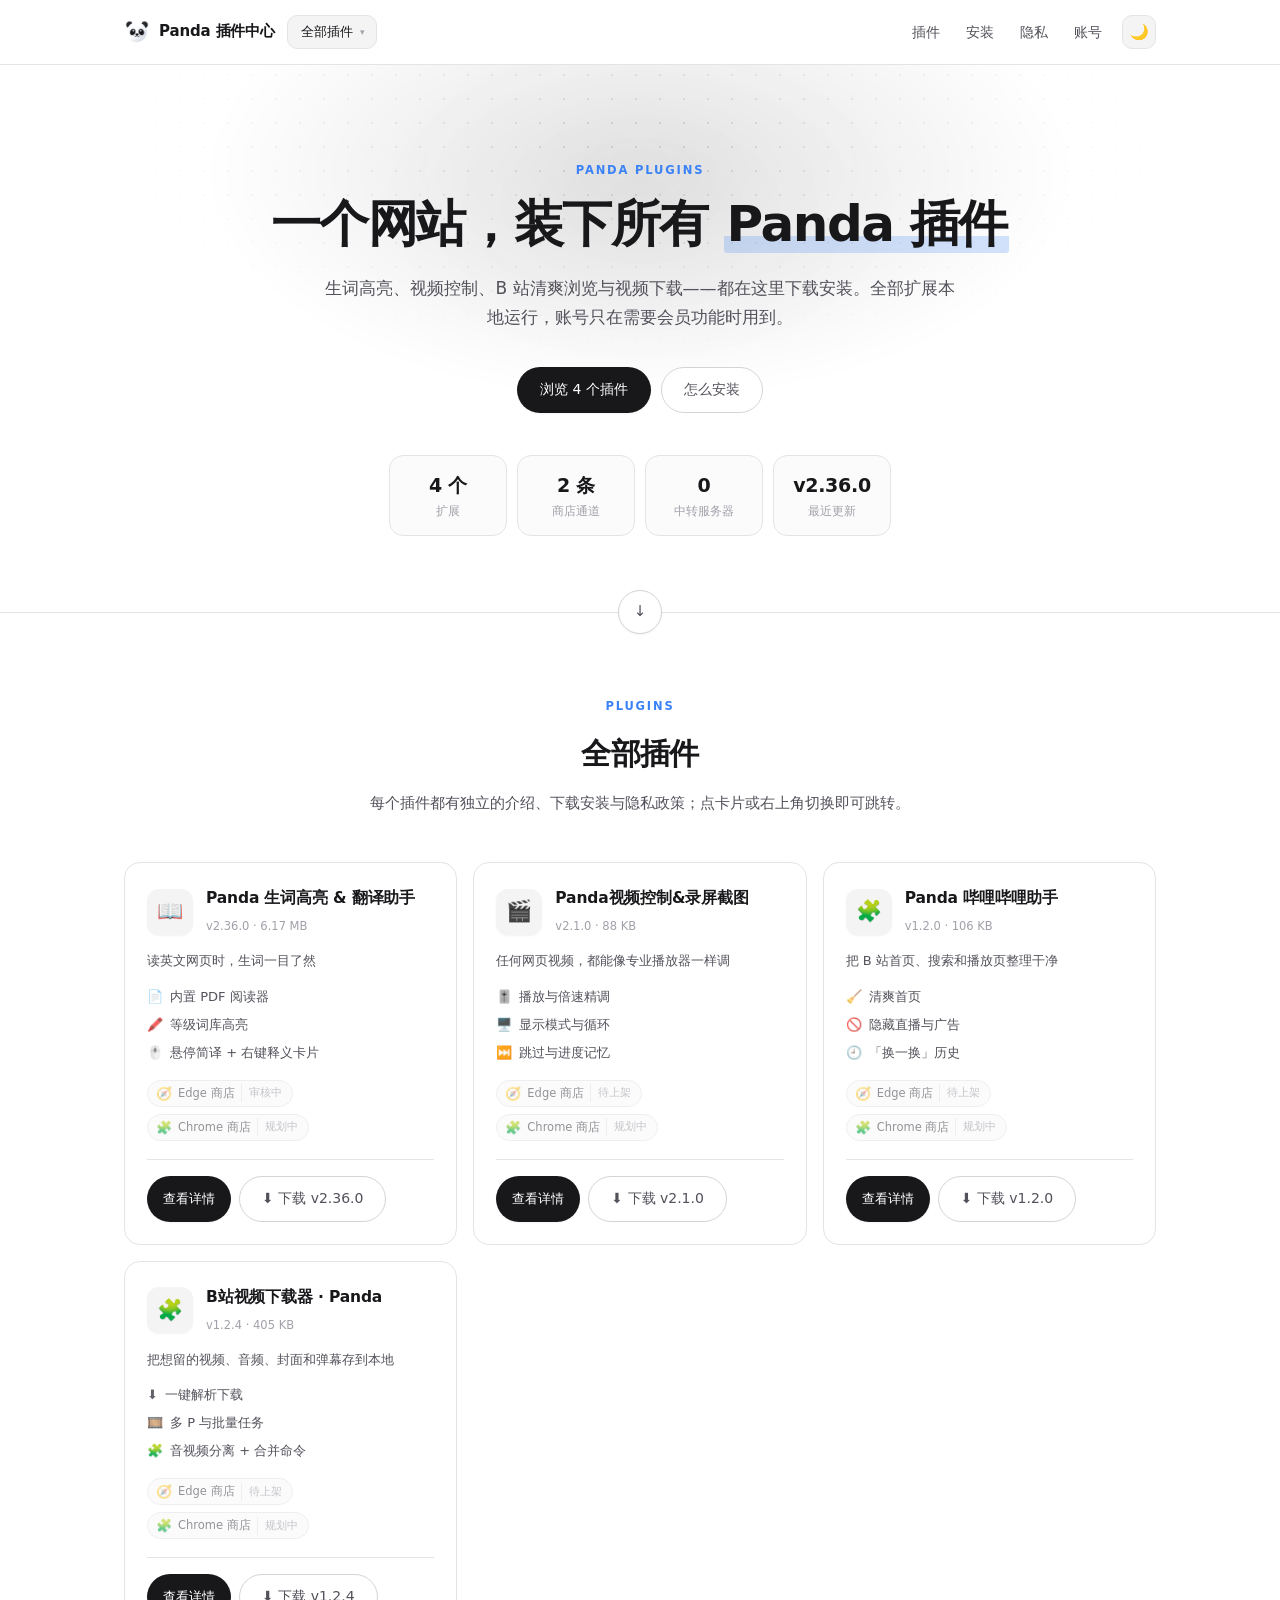
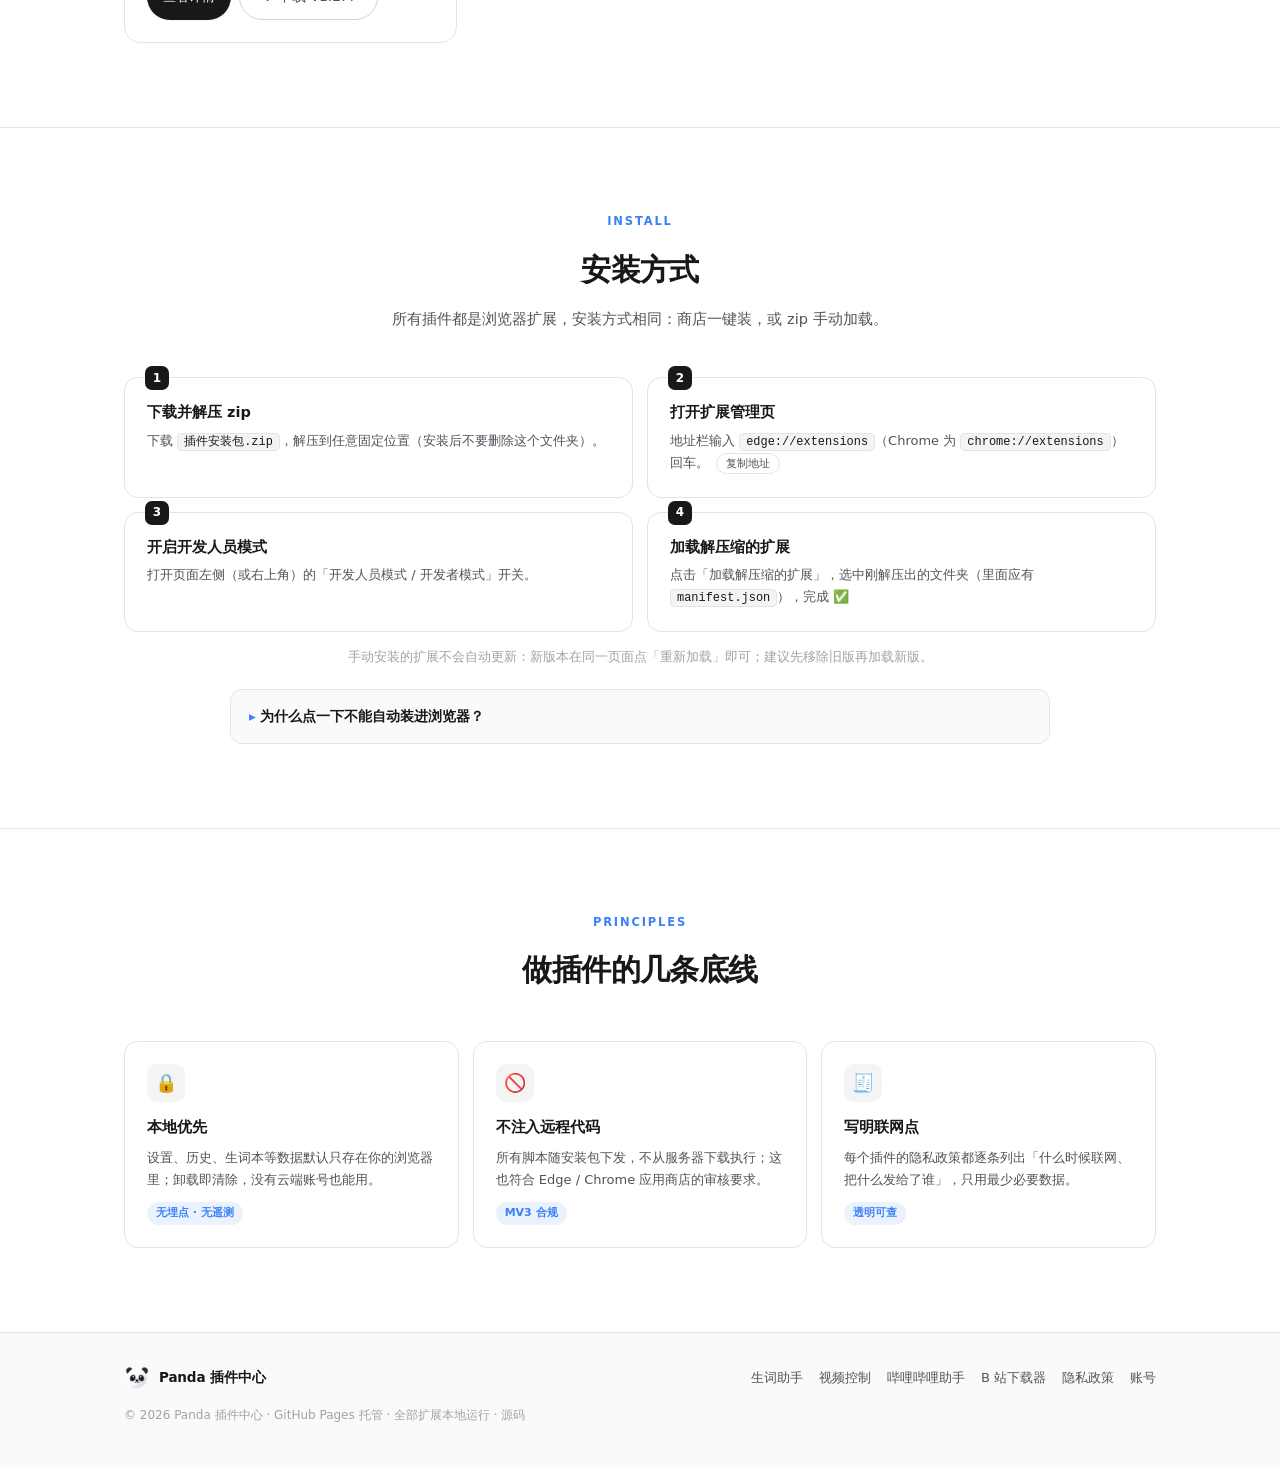
<file: index.html>
<!DOCTYPE html>
<html lang="zh-CN">
<head>
  <meta charset="UTF-8" />
  <meta name="viewport" content="width=device-width, initial-scale=1.0" />
  <title>Panda 插件中心 — 全部插件下载与安装</title>
  <meta name="description" content="Panda 浏览器扩展合集：生词高亮 & 翻译助手、视频控制 & 录屏截图、哔哩哔哩助手、B 站视频下载器。每个插件都有独立介绍、下载安装与隐私政策。" />
  <meta name="theme-color" content="#ffffff" media="(prefers-color-scheme: light)" />
  <meta name="theme-color" content="#0a0a0a" media="(prefers-color-scheme: dark)" />
  <link rel="icon" type="image/png" href="assets/icons/icon128.png" />
  <link rel="stylesheet" href="assets/style.css" />
  <script>
    /* 防主题闪烁：在首次绘制前定好主题 */
    (function () {
      try {
        var t = localStorage.getItem('site-theme');
        if (t !== 'dark' && t !== 'light') {
          t = window.matchMedia && window.matchMedia('(prefers-color-scheme: dark)').matches ? 'dark' : 'light';
        }
        document.documentElement.setAttribute('data-theme', t);
      } catch (e) { /* ignore */ }
    })();
  </script>
</head>
<body>
  <div id="app">
    <!-- JS 渲染前的静态兜底 -->
    <div class="container" style="padding:72px 24px">
      <h1 style="font-size:30px;font-weight:700;letter-spacing:-.02em">Panda 插件中心</h1>
      <p style="color:var(--text-sub);margin-top:12px">正在加载插件列表…</p>
      <p style="color:var(--text-faint);font-size:13px;margin-top:10px">
        若长时间空白，请运行 <code>node tools/build.mjs</code> 生成 <code>assets/plugins.data.js</code>。
      </p>
    </div>
  </div>
  <noscript>
    <div class="container" style="padding:40px 24px">
      <p>本站需要启用 JavaScript 才能切换插件与显示下载信息。</p>
      <p>安装包清单见 <a class="inline-link" href="downloads/README.md">downloads/README.md</a>。</p>
    </div>
  </noscript>

  <script src="assets/plugins.data.js"></script>
  <script src="assets/ui.js"></script>
  <script src="assets/fx.js"></script>
  <script src="assets/app.js"></script>
</body>
</html>
</file>
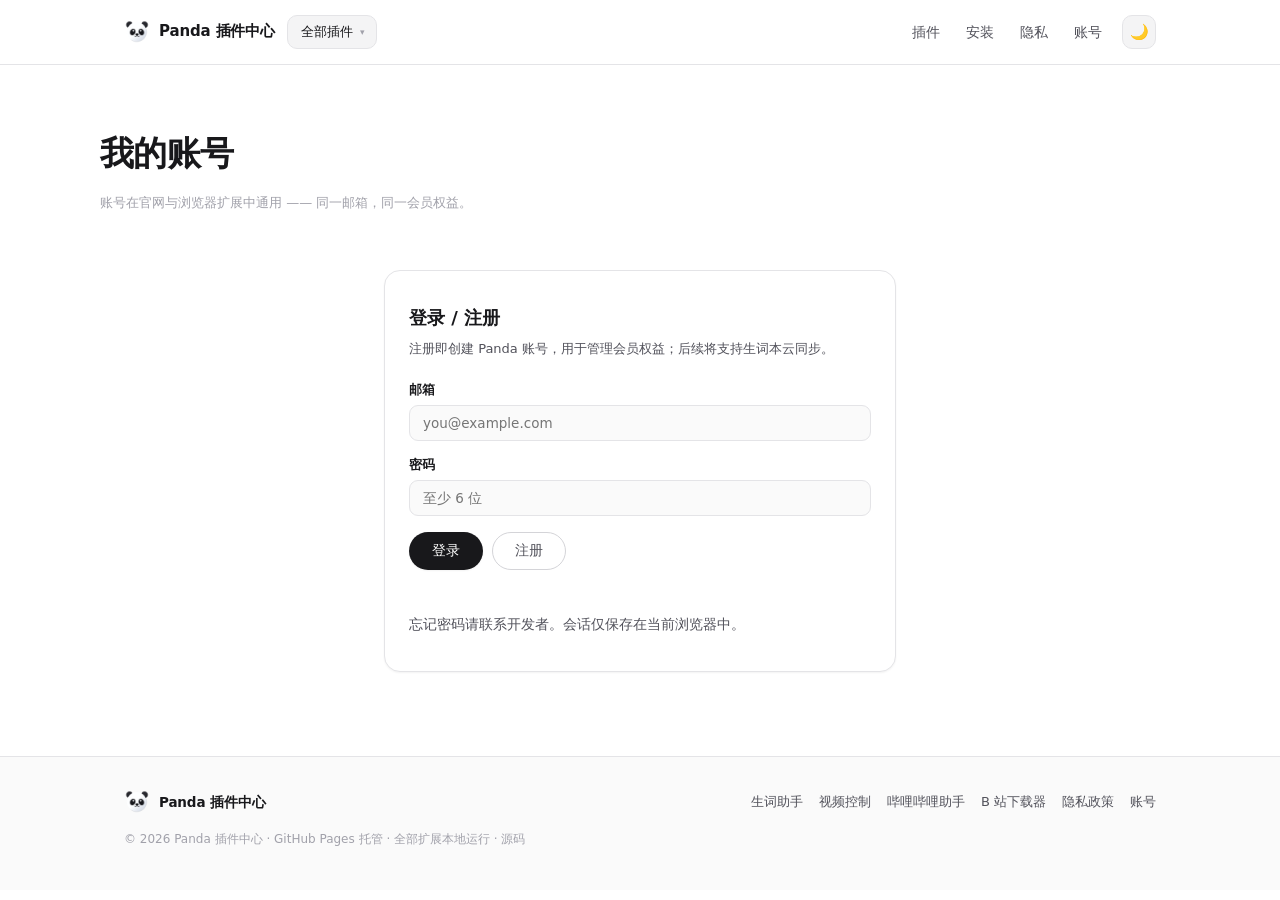
<file: account.html>
<!DOCTYPE html>
<html lang="zh-CN">
<head>
  <meta charset="UTF-8" />
  <meta name="viewport" content="width=device-width, initial-scale=1.0" />
  <title>我的账号 — Panda 插件中心</title>
  <meta name="description" content="Panda 账号：官网与所有浏览器扩展共用同一账号，登录后可查看会员状态、兑换 PRO。" />
  <link rel="icon" type="image/png" href="assets/icons/icon128.png" />
  <link rel="stylesheet" href="assets/style.css" />
  <script>
    (function () {
      try {
        var t = localStorage.getItem('site-theme');
        if (t !== 'dark' && t !== 'light') {
          t = window.matchMedia && window.matchMedia('(prefers-color-scheme: dark)').matches ? 'dark' : 'light';
        }
        document.documentElement.setAttribute('data-theme', t);
      } catch (e) { /* ignore */ }
    })();
  </script>
</head>
<body>
  <div id="siteNav"></div>

  <main>
    <div class="container page-head">
      <h1>我的账号</h1>
      <p class="meta">账号在官网与浏览器扩展中通用 —— 同一邮箱，同一会员权益。</p>
    </div>

    <div class="container doc" style="max-width:560px">

      <!-- 未登录：登录 / 注册 -->
      <div class="auth-card" id="authLogin">
        <h2 style="font-size:18px;font-weight:650;margin-bottom:4px">登录 / 注册</h2>
        <p style="font-size:13px;color:var(--text-sub);margin-bottom:18px">注册即创建 Panda 账号，用于管理会员权益；后续将支持生词本云同步。</p>
        <div class="auth-form">
          <label>邮箱
            <input type="email" id="authEmail" placeholder="you@example.com" autocomplete="email" />
          </label>
          <label>密码
            <input type="password" id="authPass" placeholder="至少 6 位" autocomplete="current-password" />
          </label>
        </div>
        <div class="auth-actions">
          <button class="btn btn-primary" id="authLoginBtn" type="button">登录</button>
          <button class="btn btn-ghost" id="authSignupBtn" type="button">注册</button>
        </div>
        <p class="auth-msg" id="authMsg"></p>
        <p class="auth-tip">忘记密码请联系开发者。会话仅保存在当前浏览器中。</p>
      </div>

      <!-- 已登录：账号信息 -->
      <div class="auth-card hidden" id="authInfo">
        <h2 style="font-size:18px;font-weight:650;margin-bottom:18px">账号信息</h2>
        <div class="auth-row">
          <span class="auth-k">邮箱</span>
          <span id="infoEmail">—</span>
        </div>
        <div class="auth-row">
          <span class="auth-k">会员状态</span>
          <span class="auth-plan">
            <span class="pro-badge" id="infoBadge">免费版</span>
            <span id="infoPlan" style="font-size:13px;color:var(--text-sub)"></span>
          </span>
        </div>
        <div class="auth-row" style="flex-direction:column;align-items:stretch;gap:10px">
          <span class="auth-k">兑换码激活</span>
          <div class="auth-redeem">
            <input type="text" id="redeemInput" placeholder="如 PANDA-XXXX-XXXX-XXXX" />
            <button class="btn btn-primary" id="redeemBtn" type="button">兑换</button>
          </div>
        </div>
        <div class="auth-actions" style="margin-top:22px">
          <button class="btn btn-primary" id="authRefreshBtn" type="button">刷新状态</button>
          <button class="btn btn-ghost" id="authLogoutBtn" type="button">退出登录</button>
        </div>
        <p class="auth-msg" id="infoMsg"></p>
        <p class="auth-tip">在浏览器扩展的「设置 → 账号」中登录同一邮箱，会员权益自动同步。</p>
      </div>

    </div>
  </main>

  <div id="siteFooter"></div>

  <script src="assets/plugins.data.js"></script>
  <script src="assets/ui.js"></script>
  <script src="assets/app.js"></script>
  <script src="assets/auth.js"></script>
  <script>
    (function () {
      // 复用官网统一的导航 / 页脚（含插件切换器与主题按钮）
      var A = window.PandaUI;
      if (!A) return;
      var nav = document.getElementById('siteNav');
      var foot = document.getElementById('siteFooter');
      if (nav) nav.innerHTML = A.nav('');
      if (foot) foot.innerHTML = A.footer();
      A.initTheme();
    })();

    (function () {
      if (typeof SiteAuth === "undefined") return;
      var $ = function (id) { return document.getElementById(id); };
      var loginCard = $("authLogin"), infoCard = $("authInfo");
      var emailInput = $("authEmail"), passInput = $("authPass");
      var msgEl = $("authMsg"), infoMsg = $("infoMsg");
      var busy = false;

      function say(el, text, isErr) {
        el.textContent = text || "";
        el.classList.toggle("err", !!isErr);
      }
      function fmtDate(iso) {
        if (!iso) return "永久";
        try {
          var d = new Date(iso);
          return d.getFullYear() + "-" + String(d.getMonth() + 1).padStart(2, "0") + "-" + String(d.getDate()).padStart(2, "0");
        } catch (e) { return String(iso); }
      }

      function refreshUI() {
        return SiteAuth.getMembership().then(function (m) {
          if (m.signed_in) {
            loginCard.classList.add("hidden");
            infoCard.classList.remove("hidden");
            $("infoEmail").textContent = m.email || "—";
            $("infoBadge").textContent = m.pro ? "PRO" : "免费版";
            $("infoBadge").classList.toggle("pro", !!m.pro);
            $("infoPlan").textContent = m.pro
              ? "Pro 会员 · 有效期至 " + fmtDate(m.expires_at)
              : (m.reason || "免费版，升级后解锁会员功能");
          } else {
            loginCard.classList.remove("hidden");
            infoCard.classList.add("hidden");
            if (m.reason && m.reason.indexOf("失效") >= 0) say(msgEl, m.reason, true);
          }
          return m;
        });
      }

      function creds() {
        var email = String(emailInput.value || "").trim();
        var pass = String(passInput.value || "");
        if (!/^[^\s@]+@[^\s@]+\.[^\s@]+$/.test(email)) { say(msgEl, "请输入有效的邮箱地址", true); return null; }
        if (pass.length < 6) { say(msgEl, "密码至少 6 位", true); return null; }
        return { email: email, pass: pass };
      }

      function doLogin() {
        if (busy) return;
        var c = creds(); if (!c) return;
        busy = true; say(msgEl, "登录中…");
        SiteAuth.signIn(c.email, c.pass).then(function () {
          passInput.value = "";
          say(msgEl, "登录成功");
          return refreshUI();
        }).catch(function (e) {
          say(msgEl, e.message || "登录失败", true);
        }).then(function () { busy = false; });
      }

      function doSignup() {
        if (busy) return;
        var c = creds(); if (!c) return;
        busy = true; say(msgEl, "注册中…");
        SiteAuth.signUp(c.email, c.pass).then(function (r) {
          if (r.needConfirm) {
            say(msgEl, "注册成功！请到邮箱查收验证邮件后再登录");
          } else {
            passInput.value = "";
            say(msgEl, "注册成功，已自动登录");
            return refreshUI();
          }
        }).catch(function (e) {
          say(msgEl, e.message || "注册失败", true);
        }).then(function () { busy = false; });
      }

      function doLogout() {
        if (busy) return;
        busy = true;
        SiteAuth.signOut().then(function () {
          emailInput.value = ""; passInput.value = "";
          say(infoMsg, "");
          say(msgEl, "已退出登录");
          return refreshUI();
        }).catch(function (e) {
          say(infoMsg, "退出失败：" + (e.message || e), true);
        }).then(function () { busy = false; });
      }

      $("authLoginBtn").addEventListener("click", doLogin);
      $("authSignupBtn").addEventListener("click", doSignup);
      $("authLogoutBtn").addEventListener("click", doLogout);
      $("authRefreshBtn").addEventListener("click", function () {
        say(infoMsg, "刷新中…");
        refreshUI().then(function (m) { say(infoMsg, m && m.signed_in ? "已刷新" : ""); });
      });
      passInput.addEventListener("keydown", function (e) { if (e.key === "Enter") doLogin(); });

      function doRedeem() {
        if (busy) return;
        var input = $("redeemInput");
        var code = String(input.value || "").trim();
        if (!code) { say(infoMsg, "请输入兑换码", true); return; }
        busy = true; say(infoMsg, "兑换中…");
        SiteAuth.redeemCode(code).then(function (r) {
          input.value = "";
          say(infoMsg, "兑换成功！Pro 会员有效期至 " + fmtDate(r.expires_at));
          return refreshUI();
        }).catch(function (e) {
          say(infoMsg, e.message || "兑换失败", true);
        }).then(function () { busy = false; });
      }
      $("redeemBtn").addEventListener("click", doRedeem);
      $("redeemInput").addEventListener("keydown", function (e) { if (e.key === "Enter") doRedeem(); });

      refreshUI();
    })();
  </script>
</body>
</html>
</file>
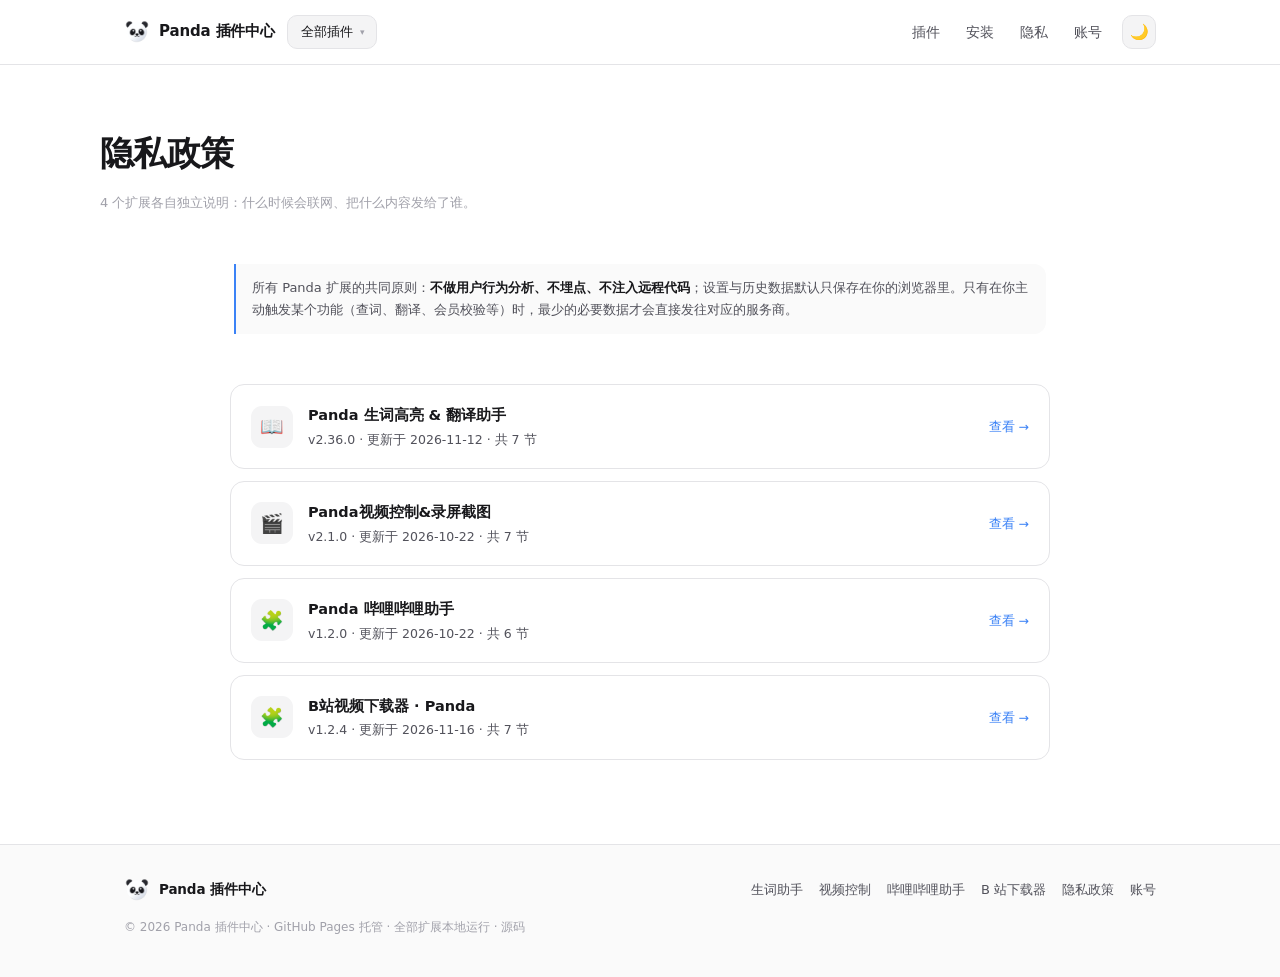
<file: privacy.html>
<!DOCTYPE html>
<html lang="zh-CN">
<head>
  <meta charset="UTF-8" />
  <meta name="viewport" content="width=device-width, initial-scale=1.0" />
  <title>隐私政策 — Panda 插件中心</title>
  <meta name="description" content="每个 Panda 扩展的隐私政策：数据存储位置、联网场景、权限用途与第三方服务说明。" />
  <link rel="icon" type="image/png" href="assets/icons/icon128.png" />
  <link rel="stylesheet" href="assets/style.css" />
  <script>
    (function () {
      try {
        var t = localStorage.getItem('site-theme');
        if (t !== 'dark' && t !== 'light') {
          t = window.matchMedia && window.matchMedia('(prefers-color-scheme: dark)').matches ? 'dark' : 'light';
        }
        document.documentElement.setAttribute('data-theme', t);
      } catch (e) { /* ignore */ }
    })();
  </script>
</head>
<body>
  <div id="app">
    <div class="container" style="padding:72px 24px">
      <h1 style="font-size:28px;font-weight:700">隐私政策</h1>
      <p style="color:var(--text-sub);margin-top:12px">正在加载…</p>
    </div>
  </div>

  <script src="assets/plugins.data.js"></script>
  <script src="assets/ui.js"></script>
  <script src="assets/fx.js"></script>
  <script src="assets/app.js"></script>
  <script src="assets/privacy.js"></script>
</body>
</html>
</file>
<file: assets/style.css>
/* =========================================================================
   Panda 插件中心 · 官网样式
   设计语言：Panda（近纯黑 / 锌灰单色 + 单一蓝色强调 + 语义色）
   结构：令牌 → 基础 → 动效层 → 导航 → 按钮 → 首页 → 插件卡 → 详情
        → 安装 → 隐私/文档 → 账号 → 页脚 → 响应式
   ========================================================================= */

/* ---------- 令牌 ---------- */
:root {
  --bg: #ffffff;
  --bg-subtle: #fafafa;
  --bg-sunken: #f4f4f5;
  --card: #ffffff;
  --border: #e4e4e7;
  --border-strong: #d4d4d8;
  --text: #18181b;
  --text-sub: #52525b;
  --text-faint: #a1a1aa;
  --accent: #18181b;
  --accent-fg: #ffffff;
  --blue: #3b82f6;
  --shadow-sm: 0 1px 2px rgba(24, 24, 27, .05);
  --shadow: 0 1px 2px rgba(24, 24, 27, .05), 0 10px 30px rgba(24, 24, 27, .07);
  --shadow-lg: 0 2px 4px rgba(24, 24, 27, .06), 0 24px 60px rgba(24, 24, 27, .1);
  --ease: cubic-bezier(.22, 1, .36, 1);
  --nav-h: 64px;
  --glow: 12%;
  color-scheme: light;
}

html[data-theme="dark"] {
  --bg: #0a0a0a;
  --bg-subtle: #101011;
  --bg-sunken: #171719;
  --card: #121213;
  --border: #27272a;
  --border-strong: #3f3f46;
  --text: #fafafa;
  --text-sub: #a1a1aa;
  --text-faint: #52525b;
  --accent: #fafafa;
  --accent-fg: #0a0a0a;
  --blue: #60a5fa;
  --shadow-sm: 0 1px 2px rgba(0, 0, 0, .5);
  --shadow: 0 1px 2px rgba(0, 0, 0, .5), 0 12px 34px rgba(0, 0, 0, .55);
  --shadow-lg: 0 2px 6px rgba(0, 0, 0, .6), 0 28px 70px rgba(0, 0, 0, .65);
  --glow: 10%;
  color-scheme: dark;
}

/* ---------- 基础 ---------- */
* { box-sizing: border-box; margin: 0; padding: 0; }
html { scroll-behavior: smooth; }
body {
  font-family: system-ui, "Segoe UI", "PingFang SC", "HarmonyOS Sans SC", "MiSans", "Microsoft YaHei", sans-serif;
  background: var(--bg);
  color: var(--text);
  line-height: 1.7;
  -webkit-font-smoothing: antialiased;
  overflow-x: hidden;
}
a { color: inherit; text-decoration: none; }
img { max-width: 100%; }
code, kbd { font-family: ui-monospace, "Cascadia Code", Consolas, monospace; font-size: .92em; }
.container { max-width: 1080px; margin: 0 auto; padding: 0 24px; }
:focus-visible { outline: 1.5px solid var(--blue); outline-offset: 2px; border-radius: 4px; }
section[id] { scroll-margin-top: calc(var(--nav-h) + 18px); }
/* 插件页有 sticky 的切换条，跳转时多留出它的高度 */
html[data-plugin]:not([data-plugin=""]) section[id] { scroll-margin-top: calc(var(--nav-h) + 66px); }

/* ---------- 动效层：阅读进度 / 入场 / 视差 / 光斑 ---------- */
#fxProgress {
  position: fixed; inset: 0 0 auto 0; height: 2px; z-index: 120;
  background: linear-gradient(90deg, var(--text), var(--text-faint));
  transform: scaleX(0); transform-origin: 0 50%;
  opacity: .45; pointer-events: none; will-change: transform;
}
[data-parallax] { will-change: transform; }
html.fx-ready [data-reveal] {
  opacity: 0;
  transform: translateY(10px) scale(.995);
  transition: opacity 420ms var(--ease) var(--fx-delay, 0ms),
              transform 420ms var(--ease) var(--fx-delay, 0ms);
}
html.fx-ready [data-reveal].fx-in { opacity: 1; transform: none; }

/* 卡片指针光斑（只用文字色，不加彩色） */
.pcard, .card, .policy-card { position: relative; isolation: isolate; }
.pcard::after, .card::after, .policy-card::after {
  content: ""; position: absolute; inset: 0; border-radius: inherit; pointer-events: none;
  opacity: 0; transition: opacity 220ms var(--ease); z-index: 1;
  background: radial-gradient(260px circle at var(--mx, 50%) var(--my, 50%),
              color-mix(in srgb, var(--text) 6%, transparent), transparent 62%);
}
.pcard:hover::after, .card:hover::after, .policy-card:hover::after { opacity: 1; }

/* ---------- 导航 ---------- */
.nav {
  position: sticky; top: 0; z-index: 60;
  background: color-mix(in srgb, var(--bg) 80%, transparent);
  backdrop-filter: blur(14px) saturate(1.4);
  border-bottom: 1px solid var(--border);
  transition: border-color .3s var(--ease), box-shadow .3s var(--ease);
}
body.is-scrolled .nav { border-bottom-color: var(--border-strong); box-shadow: 0 1px 0 rgba(0, 0, 0, .02); }
.nav-inner { display: flex; align-items: center; gap: 12px; height: var(--nav-h); }
.brand { display: flex; align-items: center; gap: 9px; font-size: 15px; font-weight: 600; letter-spacing: -.01em; }
.brand img { width: 26px; height: 26px; border-radius: 7px; }
.nav-links { display: flex; align-items: center; gap: 2px; margin-left: auto; }
.nav-links a {
  padding: 6px 12px; border-radius: 8px; font-size: 13.5px; color: var(--text-sub);
  transition: color .22s var(--ease), background .22s var(--ease);
}
.nav-links a:hover { color: var(--text); background: var(--bg-sunken); }
.theme-btn {
  width: 34px; height: 34px; margin-left: 6px; border-radius: 10px;
  border: 1px solid var(--border); background: var(--bg-sunken); color: var(--text);
  cursor: pointer; font-size: 15px; display: grid; place-items: center;
  transition: transform .22s var(--ease), border-color .22s var(--ease);
}
.theme-btn:hover { transform: translateY(-1px); border-color: var(--border-strong); }

/* 插件切换器 */
.ps { position: relative; }
.ps-btn {
  display: inline-flex; align-items: center; gap: 7px; height: 34px; padding: 0 11px 0 13px;
  border: 1px solid var(--border); border-radius: 10px; background: var(--bg-sunken);
  color: var(--text); font-family: inherit; font-size: 13px; font-weight: 500;
  cursor: pointer; transition: border-color .22s var(--ease), transform .22s var(--ease);
}
.ps-btn:hover { border-color: var(--border-strong); transform: translateY(-1px); }
.ps-cur { max-width: 11em; overflow: hidden; text-overflow: ellipsis; white-space: nowrap; }
.ps-caret { font-size: 9px; color: var(--text-faint); }
.ps-menu {
  position: absolute; top: calc(100% + 8px); left: 0; z-index: 90;
  width: 330px; max-height: min(72vh, 520px); overflow-y: auto; padding: 7px;
  border: 1px solid var(--border); border-radius: 14px;
  background: var(--card); box-shadow: var(--shadow-lg);
  animation: menuIn 180ms var(--ease) both;
}
@keyframes menuIn { from { opacity: 0; transform: translateY(-6px) scale(.99); } }
.ps-item { display: flex; align-items: center; gap: 10px; padding: 8px 9px; border-radius: 10px; transition: background .18s var(--ease); }
.ps-item:hover { background: var(--bg-sunken); }
.ps-item.active { background: var(--bg-sunken); box-shadow: inset 0 0 0 1px var(--border-strong); }
.ps-ico { width: 30px; height: 30px; border-radius: 8px; flex: none; object-fit: cover; }
.ps-ico.emoji { display: grid; place-items: center; background: var(--bg-sunken); font-size: 15px; }
.ps-text { display: grid; flex: 1; min-width: 0; }
.ps-name { font-size: 13px; font-weight: 600; white-space: nowrap; overflow: hidden; text-overflow: ellipsis; }
.ps-sub { font-size: 11.5px; color: var(--text-faint); white-space: nowrap; overflow: hidden; text-overflow: ellipsis; }
.ps-ver { font-size: 11px; color: var(--text-sub); font-variant-numeric: tabular-nums; flex: none; }
.ps-sep { height: 1px; background: var(--border); margin: 5px 8px; }
.ps-all .ps-name { font-weight: 650; }
.ps-all .ps-ver { display: none; }

/* ---------- 按钮 ---------- */
.btn {
  display: inline-flex; align-items: center; justify-content: center; gap: 7px;
  padding: 10px 22px; border-radius: 999px; border: 1px solid transparent;
  font-family: inherit; font-size: 14px; font-weight: 500; cursor: pointer;
  transition: transform .16s var(--ease), background .2s var(--ease),
              border-color .2s var(--ease), color .2s var(--ease), box-shadow .2s var(--ease);
}
.btn-primary { background: var(--accent); color: var(--accent-fg); box-shadow: var(--shadow-sm); }
.btn-primary:hover { transform: translateY(-1px); box-shadow: var(--shadow); opacity: .92; }
.btn-primary:active { transform: scale(.98); opacity: 1; }
.btn-ghost { border-color: var(--border-strong); color: var(--text-sub); background: var(--card); }
.btn-ghost:hover { transform: translateY(-1px); color: var(--text); border-color: var(--text-faint); background: var(--bg-sunken); }
.btn.sm { padding: 8px 15px; font-size: 13px; }
.is-off { opacity: .45; cursor: not-allowed; pointer-events: none; }
.mini-copy {
  margin-left: 7px; padding: 2px 9px; border-radius: 999px;
  border: 1px solid var(--border); background: var(--bg); color: var(--text-sub);
  font-family: inherit; font-size: 11px; cursor: pointer;
  transition: color .18s var(--ease), border-color .18s var(--ease);
}
.mini-copy:hover { color: var(--text); border-color: var(--border-strong); }
.mini-copy.ok { color: var(--blue); border-color: currentColor; }

/* ---------- 首页 Hero（视差背景） ---------- */
.hub-hero { position: relative; padding: 96px 0 76px; text-align: center; overflow: visible; }
.hero-bg { position: absolute; inset: 0; pointer-events: none; overflow: hidden; }
.glow {
  position: absolute; top: -180px; left: 50%; width: min(900px, 96vw); height: 460px;
  margin-left: calc(min(900px, 96vw) * -0.5); border-radius: 50%;
  background: radial-gradient(closest-side, color-mix(in srgb, var(--text) var(--glow), transparent), transparent);
  filter: blur(24px);
}
.glow.g1 { opacity: .95; }
.glow.g2 {
  top: -60px; width: min(560px, 70vw); height: 340px; opacity: .55;
  margin-left: calc(min(560px, 70vw) * -0.5);
  background: radial-gradient(closest-side, color-mix(in srgb, var(--text) calc(var(--glow) / 2), transparent), transparent);
}
.dotgrid {
  position: absolute; inset: -60px 0 auto 0; height: 520px;
  background-image: radial-gradient(currentColor 1px, transparent 1.2px);
  background-size: 24px 24px;
  color: color-mix(in srgb, var(--text) 16%, transparent);
  -webkit-mask-image: radial-gradient(ellipse 62% 58% at 50% 26%, #000 8%, transparent 72%);
  mask-image: radial-gradient(ellipse 62% 58% at 50% 26%, #000 8%, transparent 72%);
  opacity: .7;
}
.hero-inner { position: relative; z-index: 1; }
.kicker {
  font-size: 11.5px; font-weight: 600; letter-spacing: .16em; text-transform: uppercase;
  color: var(--blue); margin-bottom: 14px;
}
.hub-hero h1 { font-size: clamp(30px, 5.2vw, 50px); font-weight: 700; letter-spacing: -.028em; line-height: 1.18; }
/* 强调词：实心字 + 淡蓝马克笔底（不用文字裁剪取色，避免取色失败后字看不见） */
.hub-hero h1 .hl {
  color: var(--text);
  background-image: linear-gradient(to top,
    color-mix(in srgb, var(--blue) 22%, transparent) .34em,
    transparent .34em);
  background-repeat: no-repeat;
  padding: 0 .05em;
  border-radius: 3px;
}

/* hero 底部的下滑提示（骑在区块分隔线上） */
.scroll-cue {
  position: absolute; left: 50%; bottom: -22px; z-index: 3;
  width: 44px; height: 44px; border-radius: 50%;
  display: grid; place-items: center;
  background: var(--bg); border: 1px solid var(--border-strong); color: var(--text-sub);
  box-shadow: var(--shadow-sm); transform: translateX(-50%);
  transition: color .22s var(--ease), border-color .22s var(--ease),
              box-shadow .22s var(--ease), transform .22s var(--ease), background .22s var(--ease);
}
.scroll-cue:hover {
  color: var(--text); border-color: var(--text-faint); background: var(--bg-subtle);
  box-shadow: var(--shadow); transform: translateX(-50%) translateY(2px);
}
.scroll-cue:active { transform: translateX(-50%) translateY(3px) scale(.97); }
.cue-arrow {
  display: block; font-size: 15px; line-height: 1;
  animation: cueBob 1.9s var(--ease) infinite;
}
@keyframes cueBob {
  0%, 100% { transform: translateY(-2px); opacity: .75; }
  50% { transform: translateY(2px); opacity: 1; }
}
.hub-hero .sub {
  font-size: clamp(15px, 1.6vw, 17px); color: var(--text-sub);
  max-width: 640px; margin: 20px auto 0; line-height: 1.75;
}
.hero-cta { display: flex; gap: 10px; justify-content: center; flex-wrap: wrap; margin-top: 34px; }
.stat-row { display: flex; justify-content: center; flex-wrap: wrap; gap: 10px; margin-top: 42px; }
.stat {
  min-width: 118px; padding: 13px 18px; border: 1px solid var(--border); border-radius: 14px;
  background: color-mix(in srgb, var(--bg-subtle) 80%, transparent);
  display: grid; gap: 1px; backdrop-filter: blur(8px);
  transition: border-color .25s var(--ease), transform .25s var(--ease);
}
.stat:hover { transform: translateY(-1px); border-color: var(--border-strong); }
.stat b { font-size: 19px; font-weight: 700; letter-spacing: -.015em; font-variant-numeric: tabular-nums; }
.stat span { font-size: 11.5px; color: var(--text-faint); }

/* ---------- 分区 ---------- */
.section { padding: 84px 0; border-top: 1px solid var(--border); }
.section-head { text-align: center; margin-bottom: 46px; }
.section-head h2 { font-size: clamp(23px, 3.1vw, 30px); font-weight: 700; letter-spacing: -.02em; }
.section-head p { color: var(--text-sub); max-width: 580px; margin: 12px auto 0; font-size: 14.5px; }
.section-head .kicker { margin-bottom: 12px; }

/* ---------- 插件卡片 ---------- */
.plugin-grid { display: grid; grid-template-columns: repeat(auto-fit, minmax(min(320px, 100%), 1fr)); gap: 16px; }
.pcard {
  display: flex; flex-direction: column; padding: 22px;
  background: var(--card); border: 1px solid var(--border); border-radius: 16px;
  transition: border-color .28s var(--ease), transform .28s var(--ease), box-shadow .28s var(--ease);
}
.pcard > * { position: relative; z-index: 2; }
.pcard:hover { transform: translateY(-1px); border-color: var(--border-strong); box-shadow: var(--shadow); }
.pcard-head { display: flex; align-items: center; gap: 13px; }
.pcard-ico { width: 46px; height: 46px; border-radius: 12px; flex: none; object-fit: cover; box-shadow: var(--shadow-sm); }
.pcard-ico.emoji { display: grid; place-items: center; background: var(--bg-sunken); font-size: 21px; }
.pcard-title { min-width: 0; }
.pcard-title h3 { font-size: 15.5px; font-weight: 650; letter-spacing: -.01em; }
.pcard-ver { font-size: 11.5px; color: var(--text-faint); font-variant-numeric: tabular-nums; }
.pcard-tag { font-size: 13px; color: var(--text-sub); margin-top: 12px; }
.pcard-list { list-style: none; margin-top: 13px; display: grid; gap: 6px; }
.pcard-list li { display: flex; align-items: center; gap: 7px; font-size: 13px; color: var(--text-sub); }
.li-ico { font-size: 13px; opacity: .9; }
.pcard-stores { margin-top: 16px; }
.pcard-foot { display: flex; gap: 8px; margin-top: 18px; padding-top: 16px; border-top: 1px solid var(--border); flex-wrap: wrap; }

/* ---------- 商店小按钮 ---------- */
.store-pills { display: flex; gap: 7px; flex-wrap: wrap; }
.store-pills.center { justify-content: center; }
.store-pill {
  display: inline-flex; align-items: center; gap: 7px; height: 31px; padding: 0 12px 0 10px;
  border: 1px solid var(--border); border-radius: 999px; background: var(--bg-subtle);
  font-size: 12.5px; color: var(--text-sub); white-space: nowrap;
  transition: transform .16s var(--ease), border-color .2s var(--ease),
              background .2s var(--ease), color .2s var(--ease);
}
a.store-pill:hover { transform: translateY(-1px); border-color: var(--border-strong); color: var(--text); background: var(--bg-sunken); }
.sp-ico { font-size: 13px; line-height: 1; }
.sp-name { font-weight: 500; }
.sp-state {
  font-size: 11px; color: var(--text-faint); padding-left: 7px;
  border-left: 1px solid var(--border); font-variant-numeric: tabular-nums;
}
.store-pill.is-off { opacity: .62; cursor: not-allowed; }
.store-pills.sm .store-pill { height: 27px; padding: 0 10px 0 8px; font-size: 11.5px; gap: 6px; }
.store-pills.sm .sp-state { font-size: 10.5px; }

/* ---------- 插件详情 ---------- */
.sticky-bar {
  position: sticky; top: var(--nav-h); z-index: 45;
  background: color-mix(in srgb, var(--bg) 82%, transparent);
  backdrop-filter: blur(12px);
  border-bottom: 1px solid var(--border);
}
.crumb-row { display: flex; align-items: center; gap: 14px; padding: 11px 0; flex-wrap: nowrap; }
.crumb { font-size: 13px; color: var(--text-sub); white-space: nowrap; flex: none; transition: color .2s var(--ease); }
.crumb:hover { color: var(--text); }
.chips { display: flex; gap: 7px; overflow-x: auto; scrollbar-width: none; -ms-overflow-style: none; }
.chips::-webkit-scrollbar { display: none; }
.chip {
  display: inline-flex; align-items: center; gap: 6px; flex: none;
  padding: 5px 11px 5px 7px; border: 1px solid var(--border); border-radius: 999px;
  background: var(--bg-subtle); font-size: 12.5px; color: var(--text-sub);
  transition: transform .16s var(--ease), border-color .2s var(--ease), color .2s var(--ease);
}
.chip:hover { transform: translateY(-1px); border-color: var(--border-strong); color: var(--text); }
.chip.active { background: var(--accent); color: var(--accent-fg); border-color: var(--accent); }
.chip-ico { width: 20px; height: 20px; border-radius: 6px; object-fit: cover; }
.chip-ico.emoji { display: grid; place-items: center; font-size: 12px; background: var(--bg-sunken); }
.chip-ver { font-size: 10.5px; opacity: .7; font-variant-numeric: tabular-nums; }

.detail-hero { position: relative; padding: 44px 0 66px; overflow: hidden; }
.detail-hero .glow { top: -260px; opacity: .9; }
.detail-hero .container { position: relative; z-index: 1; }
.detail-top { display: flex; align-items: center; gap: 18px; flex-wrap: wrap; }
.detail-ico-wrap { flex: none; }
.detail-ico { width: 84px; height: 84px; border-radius: 20px; object-fit: cover; box-shadow: var(--shadow); }
.detail-ico.emoji { display: grid; place-items: center; background: var(--bg-sunken); font-size: 38px; }
.detail-head { min-width: 0; }
.detail-kicker { font-size: 11px; font-weight: 600; letter-spacing: .14em; text-transform: uppercase; color: var(--blue); }
.detail-head h1 {
  font-size: clamp(24px, 3.6vw, 34px); font-weight: 700; letter-spacing: -.025em; line-height: 1.28;
  display: flex; align-items: center; gap: 11px; flex-wrap: wrap;
}
.ver-pill {
  font-size: 12px; font-weight: 600; color: var(--text-sub); background: var(--bg-sunken);
  border: 1px solid var(--border-strong); border-radius: 999px; padding: 2px 10px;
  font-variant-numeric: tabular-nums;
}
.detail-tag { font-size: 14.5px; color: var(--text-sub); margin-top: 4px; }
.detail-hero .sub { font-size: 15px; color: var(--text-sub); max-width: 720px; margin: 20px 0 0; }
.hero-actions { display: grid; gap: 16px; margin-top: 26px; }
.cta-row { display: flex; gap: 9px; flex-wrap: wrap; align-items: center; }
.hero-badges { display: flex; gap: 7px; flex-wrap: wrap; margin-top: 22px; }
.badge {
  font-size: 11.5px; color: var(--text-sub); border: 1px solid var(--border); border-radius: 999px;
  padding: 3px 11px; background: var(--bg-subtle); white-space: nowrap;
}

.member-note {
  display: flex; align-items: center; gap: 12px; flex-wrap: wrap;
  margin-top: 22px; padding: 13px 16px; border-radius: 12px;
  border: 1px solid var(--border); border-left: 2px solid var(--border-strong);
  background: var(--bg-subtle);
}
.member-note.required { border-left-color: #d9a441; }
.member-badge {
  font-size: 10.5px; font-weight: 700; letter-spacing: .04em; padding: 3px 10px;
  border-radius: 999px; flex: none; color: #6b4d00; background: #fff3c4; border: 1px solid #f0d47a;
}
html[data-theme="dark"] .member-badge { color: #ffd80b; background: rgba(240, 212, 122, .12); border-color: rgba(240, 212, 122, .35); }
.member-text { flex: 1; min-width: 220px; font-size: 12.5px; color: var(--text-sub); line-height: 1.65; }
.member-link { font-size: 12.5px; color: var(--blue); white-space: nowrap; }
.member-link:hover { text-decoration: underline; text-underline-offset: 3px; }

/* ---------- 功能卡 / 通用网格 ---------- */
.grid { display: grid; grid-template-columns: repeat(auto-fit, minmax(min(300px, 100%), 1fr)); gap: 14px; }
.card {
  padding: 22px; background: var(--card); border: 1px solid var(--border); border-radius: 14px;
  transition: border-color .26s var(--ease), transform .26s var(--ease), box-shadow .26s var(--ease);
}
.card > * { position: relative; z-index: 2; }
.card:hover { transform: translateY(-1px); border-color: var(--border-strong); box-shadow: var(--shadow); }
.card .ico {
  width: 38px; height: 38px; border-radius: 10px; display: grid; place-items: center;
  background: var(--bg-sunken); font-size: 18px; margin-bottom: 13px;
}
.card h3 { font-size: 15px; font-weight: 600; margin-bottom: 6px; letter-spacing: -.01em; }
.card p { font-size: 13px; color: var(--text-sub); line-height: 1.7; }
.card .tag {
  display: inline-block; margin-top: 11px; padding: 2px 9px; border-radius: 999px;
  font-size: 11px; font-weight: 600; color: var(--blue);
  background: color-mix(in srgb, var(--blue) 10%, transparent);
}

/* ---------- 安装步骤 ---------- */
.steps {
  display: grid; grid-template-columns: repeat(auto-fit, minmax(min(400px, 100%), 1fr));
  gap: 14px; counter-reset: step;
}
.step {
  position: relative; padding: 22px; border-radius: 14px;
  background: var(--card); border: 1px solid var(--border);
  transition: border-color .26s var(--ease), transform .26s var(--ease);
}
.step:hover { border-color: var(--border-strong); transform: translateY(-1px); }
.step::before {
  counter-increment: step; content: counter(step);
  position: absolute; top: -12px; left: 20px; width: 24px; height: 24px;
  display: grid; place-items: center; border-radius: 7px;
  background: var(--accent); color: var(--accent-fg);
  font-size: 12px; font-weight: 600; font-variant-numeric: tabular-nums;
}
.step h3 { font-size: 14.5px; font-weight: 600; margin-bottom: 5px; }
.step p { font-size: 13px; color: var(--text-sub); overflow-wrap: anywhere; }
.step code, .why-body code, .doc code, .pkg-sha code, td code {
  background: var(--bg-sunken); border: 1px solid var(--border); border-radius: 5px;
  padding: 1px 6px; color: var(--text);
}
.note { margin-top: 14px; text-align: center; font-size: 12.5px; color: var(--text-faint); }

/* 折叠说明 */
.why {
  max-width: 820px; margin: 22px auto 0; padding: 15px 18px;
  border: 1px solid var(--border); border-radius: 12px; background: var(--bg-subtle);
}
.why summary { cursor: pointer; list-style: none; font-size: 13.5px; font-weight: 600; }
.why summary::-webkit-details-marker { display: none; }
.why summary::before { content: "▸ "; color: var(--blue); }
.why[open] summary::before { content: "▾ "; }
.why-body { margin-top: 12px; }
.why-body p, .why-body li { font-size: 13px; color: var(--text-sub); line-height: 1.72; }
.why-body p { margin-bottom: 9px; }
.why-body ul { padding-left: 19px; display: grid; gap: 6px; margin-bottom: 9px; }
.why-body strong { color: var(--text); }

/* 安装包信息条（替代原来的下载大卡片） */
.pkg-meta {
  max-width: 820px; margin: 26px auto 0; padding: 14px 16px;
  display: flex; align-items: center; gap: 8px; flex-wrap: wrap;
  border: 1px dashed var(--border-strong); border-radius: 12px;
  font-size: 11.5px; color: var(--text-faint); font-variant-numeric: tabular-nums;
}
.pkg-file { font-family: ui-monospace, Consolas, monospace; font-size: 11.5px; color: var(--text-sub); }
.pkg-meta .dot { opacity: .6; }
.pkg-latest { color: var(--text-sub); text-decoration: underline; text-underline-offset: 2px; }
.pkg-latest:hover { color: var(--text); }
.pkg-sha { display: inline-flex; align-items: center; gap: 4px; margin-left: auto; }
.pkg-sha code { font-size: 10.5px; word-break: break-all; }

/* ---------- 隐私 / 文档页 ---------- */
.page-head { padding: 60px 0 4px; }
.page-head h1 { font-size: clamp(24px, 3.8vw, 34px); font-weight: 700; letter-spacing: -.02em; }
.page-head .meta { margin-top: 9px; font-size: 13px; color: var(--text-faint); }
.privacy-switch { display: flex; align-items: center; gap: 10px; flex-wrap: wrap; margin-top: 18px; }
.privacy-switch > span { font-size: 12.5px; color: var(--text-faint); }
.doc { max-width: 780px; margin: 0 auto; padding: 30px 24px 84px; }
.doc h2 {
  font-size: 17.5px; font-weight: 650; margin: 36px 0 10px;
  padding-top: 20px; border-top: 1px solid var(--border);
}
.doc h2:first-of-type { border-top: none; padding-top: 0; margin-top: 6px; }
.doc p, .doc li { font-size: 13.5px; color: var(--text-sub); line-height: 1.78; }
.doc p { margin-bottom: 9px; }
.doc ul { padding-left: 20px; margin-bottom: 11px; display: grid; gap: 5px; }
.doc strong { color: var(--text); font-weight: 600; }
.doc .callout {
  border-left: 2px solid var(--blue); background: var(--bg-subtle);
  border-radius: 0 12px 12px 0; padding: 13px 16px; margin: 16px 0;
  font-size: 13px; color: var(--text-sub);
}
.doc-sub { font-size: 12.5px; color: var(--text-faint); }
.inline-link { color: var(--blue); text-decoration: underline; text-underline-offset: 2px; }
table.data { width: 100%; border-collapse: collapse; font-size: 13px; margin: 13px 0; }
table.data th, table.data td { text-align: left; padding: 9px 13px; border: 1px solid var(--border); vertical-align: top; }
table.data th { background: var(--bg-subtle); color: var(--text); font-weight: 600; white-space: nowrap; }
table.data td { color: var(--text-sub); }
table.data td:first-child { color: var(--text); font-weight: 500; }
td code { font-size: 11.5px; }
.perm-wrap { max-width: 820px; margin: 0 auto; }

/* 隐私索引卡 */
.policy-list { display: grid; gap: 12px; max-width: 820px; margin: 0 auto; }
.policy-card {
  display: flex; align-items: center; gap: 15px; flex-wrap: wrap;
  padding: 18px 20px; border: 1px solid var(--border); border-radius: 14px; background: var(--card);
  transition: border-color .26s var(--ease), transform .26s var(--ease), box-shadow .26s var(--ease);
}
.policy-card > * { position: relative; z-index: 2; }
.policy-card:hover { transform: translateY(-1px); border-color: var(--border-strong); box-shadow: var(--shadow); }
.pc-ico { width: 42px; height: 42px; border-radius: 11px; flex: none; object-fit: cover; }
.pc-ico.emoji { display: grid; place-items: center; background: var(--bg-sunken); font-size: 19px; }
.pc-body { flex: 1; min-width: 200px; }
.pc-body h3 { font-size: 14.5px; font-weight: 650; }
.pc-body p { font-size: 12.5px; color: var(--text-sub); margin-top: 1px; }
.pc-go { font-size: 12.5px; color: var(--blue); white-space: nowrap; }

/* ---------- 账号页 ---------- */
.auth-card {
  background: var(--card); border: 1px solid var(--border); border-radius: 16px;
  padding: 26px 24px; margin-top: 22px; box-shadow: var(--shadow-sm);
}
.auth-form { display: grid; gap: 13px; margin-bottom: 16px; }
.auth-form label { display: grid; gap: 5px; font-size: 12.5px; font-weight: 600; }
.auth-form input, .auth-redeem input {
  width: 100%; padding: 9px 13px; font-family: inherit; font-size: 13.5px;
  border: 1px solid var(--border); border-radius: 9px; outline: none;
  background: var(--bg-subtle); color: var(--text);
  transition: border-color .22s var(--ease), box-shadow .22s var(--ease);
}
.auth-form input:focus, .auth-redeem input:focus {
  border-color: var(--border-strong);
  box-shadow: 0 0 0 3px color-mix(in srgb, var(--blue) 14%, transparent);
}
.auth-actions { display: flex; gap: 9px; flex-wrap: wrap; }
.auth-actions .btn { padding: 9px 22px; font-size: 13.5px; }
.auth-msg { min-height: 19px; margin-top: 11px; font-size: 12.5px; color: var(--text-sub); }
.auth-msg.err { color: #e5484d; }
.auth-tip { margin-top: 12px; font-size: 12px; color: var(--text-faint); line-height: 1.7; }
.auth-row {
  display: flex; align-items: center; justify-content: space-between; gap: 12px;
  padding: 12px 0; border-bottom: 1px solid var(--border); font-size: 13.5px;
}
.auth-row:last-of-type { border-bottom: none; }
.auth-k { flex: none; color: var(--text-sub); }
.auth-plan { display: flex; align-items: center; gap: 9px; flex-wrap: wrap; justify-content: flex-end; }
.pro-badge {
  padding: 2px 11px; border-radius: 999px; border: 1px solid var(--border-strong);
  background: var(--bg-sunken); color: var(--text-sub);
  font-size: 11px; font-weight: 700; letter-spacing: .04em;
}
.pro-badge.pro { color: #6b4d00; background: #fff3c4; border-color: #f0d47a; }
html[data-theme="dark"] .pro-badge.pro { color: #ffd80b; background: rgba(240, 212, 122, .12); }
.auth-redeem { display: flex; gap: 9px; flex-wrap: wrap; }
.auth-redeem input { flex: 1; min-width: 180px; }
.auth-redeem .btn { flex: none; padding: 9px 20px; font-size: 13.5px; }
.hidden { display: none !important; }

/* ---------- 页脚 ---------- */
.footer { border-top: 1px solid var(--border); background: var(--bg-subtle); padding: 32px 0 40px; }
.footer-inner { display: flex; align-items: center; justify-content: space-between; flex-wrap: wrap; gap: 14px; }
.footer .brand { font-size: 13.5px; }
.footer nav { display: flex; gap: 16px; flex-wrap: wrap; font-size: 13px; }
.footer nav a { color: var(--text-sub); transition: color .2s var(--ease); }
.footer nav a:hover { color: var(--text); }
.footer .copy { width: 100%; font-size: 12px; color: var(--text-faint); }

/* ---------- 响应式 ---------- */
@media (max-width: 860px) {
  .ps-menu { width: 300px; }
}
@media (max-width: 700px) {
  :root { --nav-h: 58px; }
  .nav-inner { gap: 8px; }
  .brand span { display: none; }
  .nav-links a.hide-sm { display: none; }
  .hub-hero { padding: 64px 0 48px; }
  .section { padding: 60px 0; }
  .stat { min-width: 100px; padding: 11px 14px; }
  .stat b { font-size: 17px; }
  .pcard { padding: 18px; }
  .detail-hero { padding: 26px 0 46px; }
  .detail-ico { width: 64px; height: 64px; border-radius: 16px; }
  .sticky-bar { top: var(--nav-h); }
  .crumb-row { gap: 10px; }
  .ps-menu { position: fixed; top: calc(var(--nav-h) - 2px); left: 12px; right: 12px; width: auto; }
  .pkg-sha { margin-left: 0; width: 100%; }
  .doc { padding: 24px 20px 64px; }
}

/* ---------- 无障碍：减少动态效果 ---------- */
@media (prefers-reduced-motion: reduce) {
  *, *::before, *::after { animation: none !important; transition: none !important; }
  html { scroll-behavior: auto; }
  [data-reveal] { opacity: 1 !important; transform: none !important; }
  .pcard::after, .card::after, .policy-card::after { display: none; }
}
</file>
